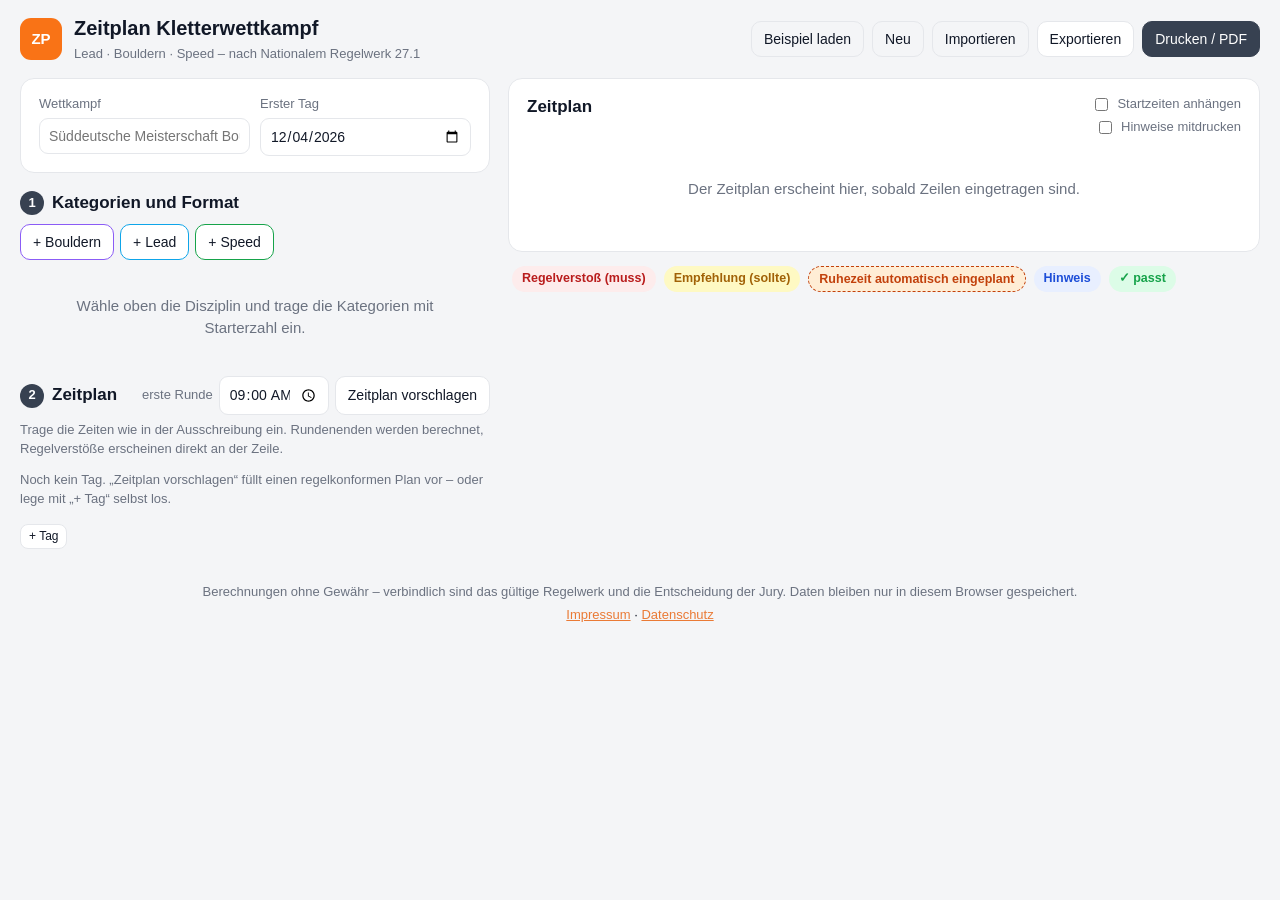
<file: index.html>
<!doctype html>
<html lang="de">
<head>
<meta charset="utf-8">
<meta http-equiv="Content-Security-Policy" content="default-src 'self'; script-src 'self'; style-src 'self' 'unsafe-inline'; img-src 'self' data:; connect-src 'self'; object-src 'none'; base-uri 'none'; form-action 'none'">
<meta name="referrer" content="no-referrer">
<meta name="viewport" content="width=device-width, initial-scale=1, viewport-fit=cover">
<meta name="theme-color" content="#f4f5f7" media="(prefers-color-scheme: light)">
<meta name="theme-color" content="#0b1120" media="(prefers-color-scheme: dark)">
<title>Zeitplan Kletterwettkampf</title>
<meta name="description" content="Zeitpläne für Kletterwettkämpfe (Lead, Bouldern, Speed) nach dem Nationalen Regelwerk Klettern erstellen und prüfen.">
<link rel="icon" href="data:image/svg+xml,<svg xmlns='http://www.w3.org/2000/svg' viewBox='0 0 100 100'><rect width='100' height='100' rx='22' fill='%23f97316'/><text x='50' y='67' font-size='46' text-anchor='middle' font-family='Arial' font-weight='700' fill='white'>ZP</text></svg>">
<link rel="stylesheet" href="css/style.css">
</head>
<body>
<header class="top">
  <div class="brand"><span class="logo">ZP</span><div><h1>Zeitplan Kletterwettkampf</h1><p class="muted">Lead · Bouldern · Speed – nach Nationalem Regelwerk 27.1</p></div></div>
  <div class="toolbar no-print">
    <button type="button" id="btnExample" class="ghost">Beispiel laden</button>
    <button type="button" id="btnNew" class="ghost">Neu</button>
    <button type="button" id="btnImport" class="ghost">Importieren</button>
    <button type="button" id="btnExport">Exportieren</button>
    <button type="button" id="btnPrint" class="primary">Drucken / PDF</button>
    <input type="file" id="fileImport" accept="application/json,.json" hidden>
  </div>
</header>

<main class="layout">
  <section class="editor no-print" aria-label="Eingabe">
    <div class="card">
      <div class="grid2">
        <label>Wettkampf<input type="text" id="compName" placeholder="Süddeutsche Meisterschaft Bouldern"></label>
        <label>Erster Tag<input type="date" id="compDate"></label>
      </div>
    </div>

    <div class="sec-head">
      <h2><span class="step">1</span> Kategorien und Format</h2>
      <div class="add-group">
        <button type="button" data-adddisc="boulder" class="tag-boulder">+ Bouldern</button>
        <button type="button" data-adddisc="lead" class="tag-lead">+ Lead</button>
        <button type="button" data-adddisc="speed" class="tag-speed">+ Speed</button>
      </div>
    </div>
    <div id="discList"></div>
    <p id="emptyDisc" class="empty muted">Wähle oben die Disziplin und trage die Kategorien mit Starterzahl ein.</p>

    <div class="sec-head">
      <h2><span class="step">2</span> Zeitplan</h2>
      <div class="add-group">
        <label class="nf inline">erste Runde<input type="time" id="suggestStart" value="09:00"></label>
        <button type="button" id="btnSuggest">Zeitplan vorschlagen</button>
      </div>
    </div>
    <p class="muted small sec-sub">Trage die Zeiten wie in der Ausschreibung ein. Rundenenden werden berechnet, Regelverstöße erscheinen direkt an der Zeile.</p>
    <div id="dayList"></div>
    <button type="button" class="mini" id="btnAddDay">+ Tag</button>
  </section>

  <section class="plan" aria-label="Zeitplan">
    <div class="card">
      <div class="plan-head">
        <h2 id="planTitle">Zeitplan</h2>
        <div class="switches no-print">
          <label class="switch"><input type="checkbox" id="showStart"> Startzeiten anhängen</label>
          <label class="switch"><input type="checkbox" id="printWarn"> Hinweise mitdrucken</label>
        </div>
      </div>
      <div id="summary" class="summary no-print-unless"></div>
      <div id="planBody"></div>
    </div>
    <div class="legend muted small no-print">
      <span class="pill err">Regelverstoß (muss)</span>
      <span class="pill should">Empfehlung (sollte)</span>
      <span class="pill auto">Ruhezeit automatisch eingeplant</span>
      <span class="pill info">Hinweis</span>
      <span class="pill ok">✓ passt</span>
    </div>
  </section>
</main>

<footer class="foot no-print">
  <p class="muted small">Berechnungen ohne Gewähr – verbindlich sind das gültige Regelwerk und die Entscheidung der Jury. Daten bleiben nur in diesem Browser gespeichert.</p>
  <p class="small"><a href="impressum.html">Impressum</a> · <a href="datenschutz.html">Datenschutz</a></p>
</footer>

<script src="js/calc.js"></script>
<script src="js/app.js"></script>
</body>
</html>
</file>
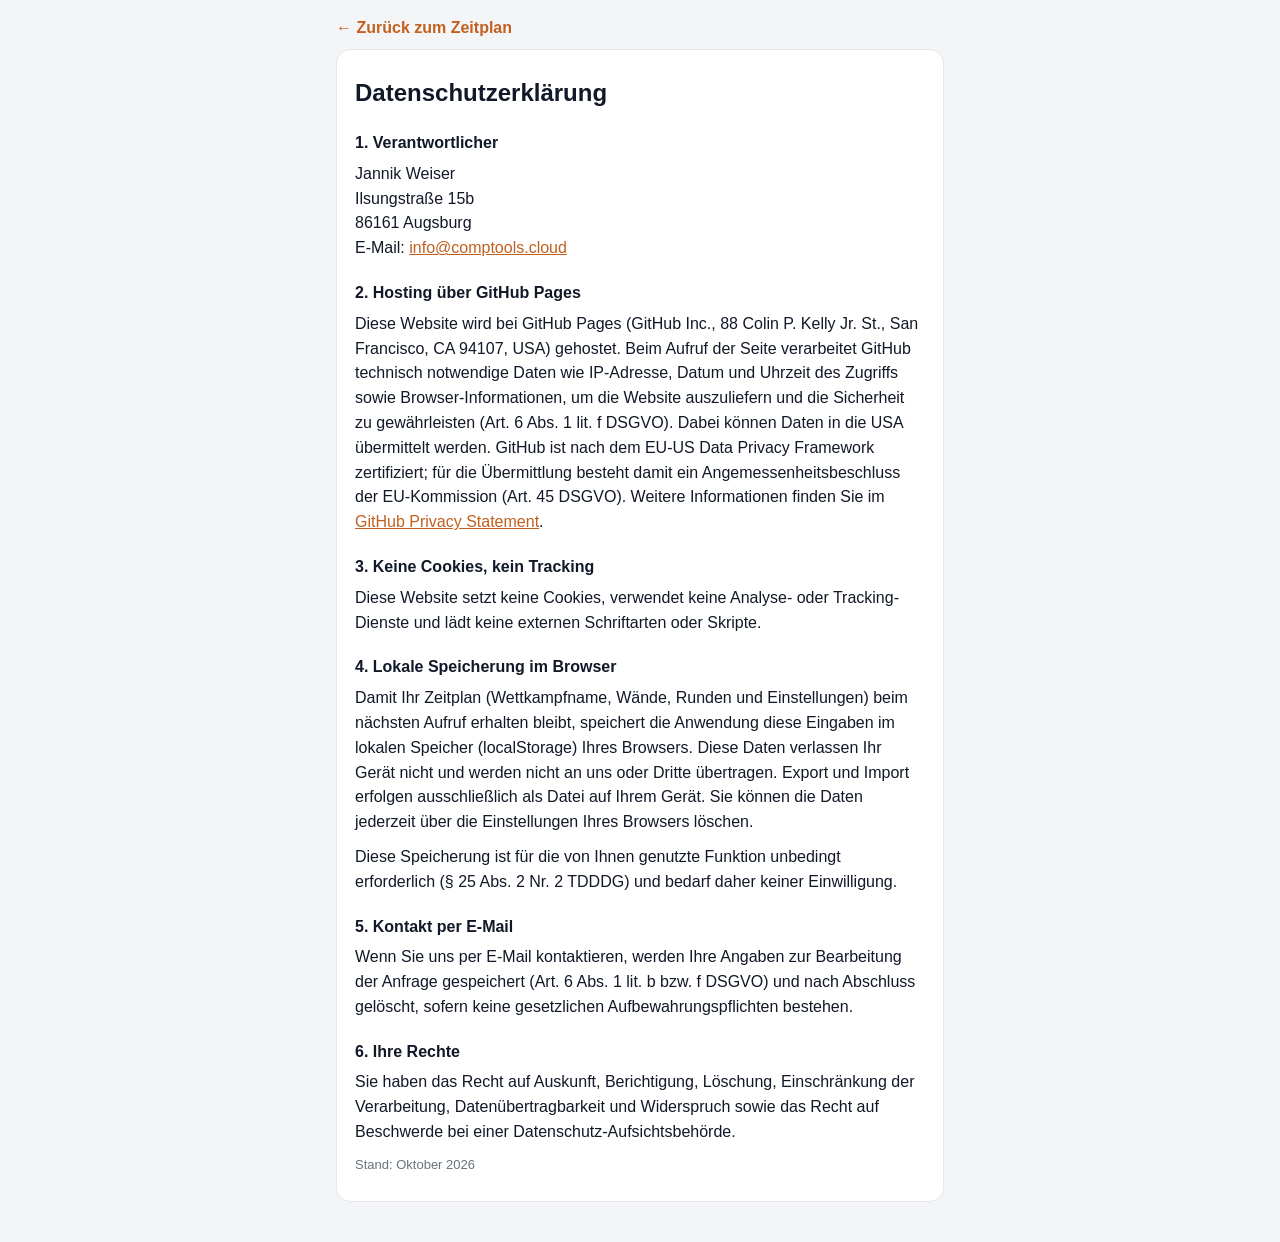
<file: datenschutz.html>
<!doctype html>
<html lang="de">
<head>
<meta charset="utf-8">
<meta http-equiv="Content-Security-Policy" content="default-src 'self'; script-src 'self'; style-src 'self' 'unsafe-inline'; img-src 'self' data:; connect-src 'self'; object-src 'none'; base-uri 'none'; form-action 'none'">
<meta name="referrer" content="no-referrer">
<meta name="viewport" content="width=device-width, initial-scale=1, viewport-fit=cover">
<meta name="robots" content="noindex">
<title>Datenschutz – Zeitplan Kletterwettkampf</title>
<link rel="icon" href="data:image/svg+xml,<svg xmlns='http://www.w3.org/2000/svg' viewBox='0 0 100 100'><rect width='100' height='100' rx='22' fill='%23f97316'/><text x='50' y='67' font-size='46' text-anchor='middle' font-family='Arial' font-weight='700' fill='white'>ZP</text></svg>">
<style>
:root{--bg:#f4f5f7;--card:#fff;--text:#111827;--muted:#6b7280;--line:#e5e7eb;--accent:#c2601f}
@media (prefers-color-scheme: dark){:root:not([data-theme="light"]){--bg:#0b1120;--card:#151c2e;--text:#e5e7eb;--muted:#9ca3af;--line:#273248}}
:root[data-theme="dark"]{--bg:#0b1120;--card:#151c2e;--text:#e5e7eb;--muted:#9ca3af;--line:#273248}
*{box-sizing:border-box}
body{margin:0;background:var(--bg);color:var(--text);font:16px/1.55 -apple-system,BlinkMacSystemFont,"Segoe UI",Roboto,Helvetica,Arial,sans-serif}
main{max-width:640px;margin:0 auto;padding:16px 16px 40px}
.card{background:var(--card);border:1px solid var(--line);border-radius:14px;padding:16px 18px}
h1{font-size:24px;margin:8px 0 16px} h2{font-size:16px;margin:20px 0 6px}
p{margin:0 0 10px} a{color:var(--accent)} .back{display:inline-block;margin-bottom:8px;font-weight:600;text-decoration:none}
.muted{color:var(--muted);font-size:13px}
</style>
</head>
<body>
<main>
<a class="back" href="./">← Zurück zum Zeitplan</a>
<div class="card">
<h1>Datenschutz&shy;erklärung</h1>
<h2>1. Verantwortlicher</h2>
<p>Jannik Weiser<br>Ilsungstraße 15b<br>86161 Augsburg<br>E-Mail: <a href="mailto:info@comptools.cloud">info@comptools.cloud</a></p>
<h2>2. Hosting über GitHub Pages</h2>
<p>Diese Website wird bei GitHub Pages (GitHub Inc., 88 Colin P. Kelly Jr. St., San Francisco, CA 94107, USA) gehostet. Beim Aufruf der Seite verarbeitet GitHub technisch notwendige Daten wie IP-Adresse, Datum und Uhrzeit des Zugriffs sowie Browser-Informationen, um die Website auszuliefern und die Sicherheit zu gewährleisten (Art. 6 Abs. 1 lit. f DSGVO). Dabei können Daten in die USA übermittelt werden. GitHub ist nach dem EU-US Data Privacy Framework zertifiziert; für die Übermittlung besteht damit ein Angemessenheitsbeschluss der EU-Kommission (Art. 45 DSGVO). Weitere Informationen finden Sie im <a href="https://docs.github.com/de/site-policy/privacy-policies/github-general-privacy-statement" rel="noopener">GitHub Privacy Statement</a>.</p>
<h2>3. Keine Cookies, kein Tracking</h2>
<p>Diese Website setzt keine Cookies, verwendet keine Analyse- oder Tracking-Dienste und lädt keine externen Schriftarten oder Skripte.</p>
<h2>4. Lokale Speicherung im Browser</h2>
<p>Damit Ihr Zeitplan (Wettkampfname, Wände, Runden und Einstellungen) beim nächsten Aufruf erhalten bleibt, speichert die Anwendung diese Eingaben im lokalen Speicher (localStorage) Ihres Browsers. Diese Daten verlassen Ihr Gerät nicht und werden nicht an uns oder Dritte übertragen. Export und Import erfolgen ausschließlich als Datei auf Ihrem Gerät. Sie können die Daten jederzeit über die Einstellungen Ihres Browsers löschen.</p>
<p>Diese Speicherung ist für die von Ihnen genutzte Funktion unbedingt erforderlich (§ 25 Abs. 2 Nr. 2 TDDDG) und bedarf daher keiner Einwilligung.</p>
<h2>5. Kontakt per E-Mail</h2>
<p>Wenn Sie uns per E-Mail kontaktieren, werden Ihre Angaben zur Bearbeitung der Anfrage gespeichert (Art. 6 Abs. 1 lit. b bzw. f DSGVO) und nach Abschluss gelöscht, sofern keine gesetzlichen Aufbewahrungspflichten bestehen.</p>
<h2>6. Ihre Rechte</h2>
<p>Sie haben das Recht auf Auskunft, Berichtigung, Löschung, Einschränkung der Verarbeitung, Datenübertragbarkeit und Widerspruch sowie das Recht auf Beschwerde bei einer Datenschutz-Aufsichtsbehörde.</p>
<p class="muted">Stand: Oktober 2026</p>
</div>
</main>
</body>
</html>
</file>
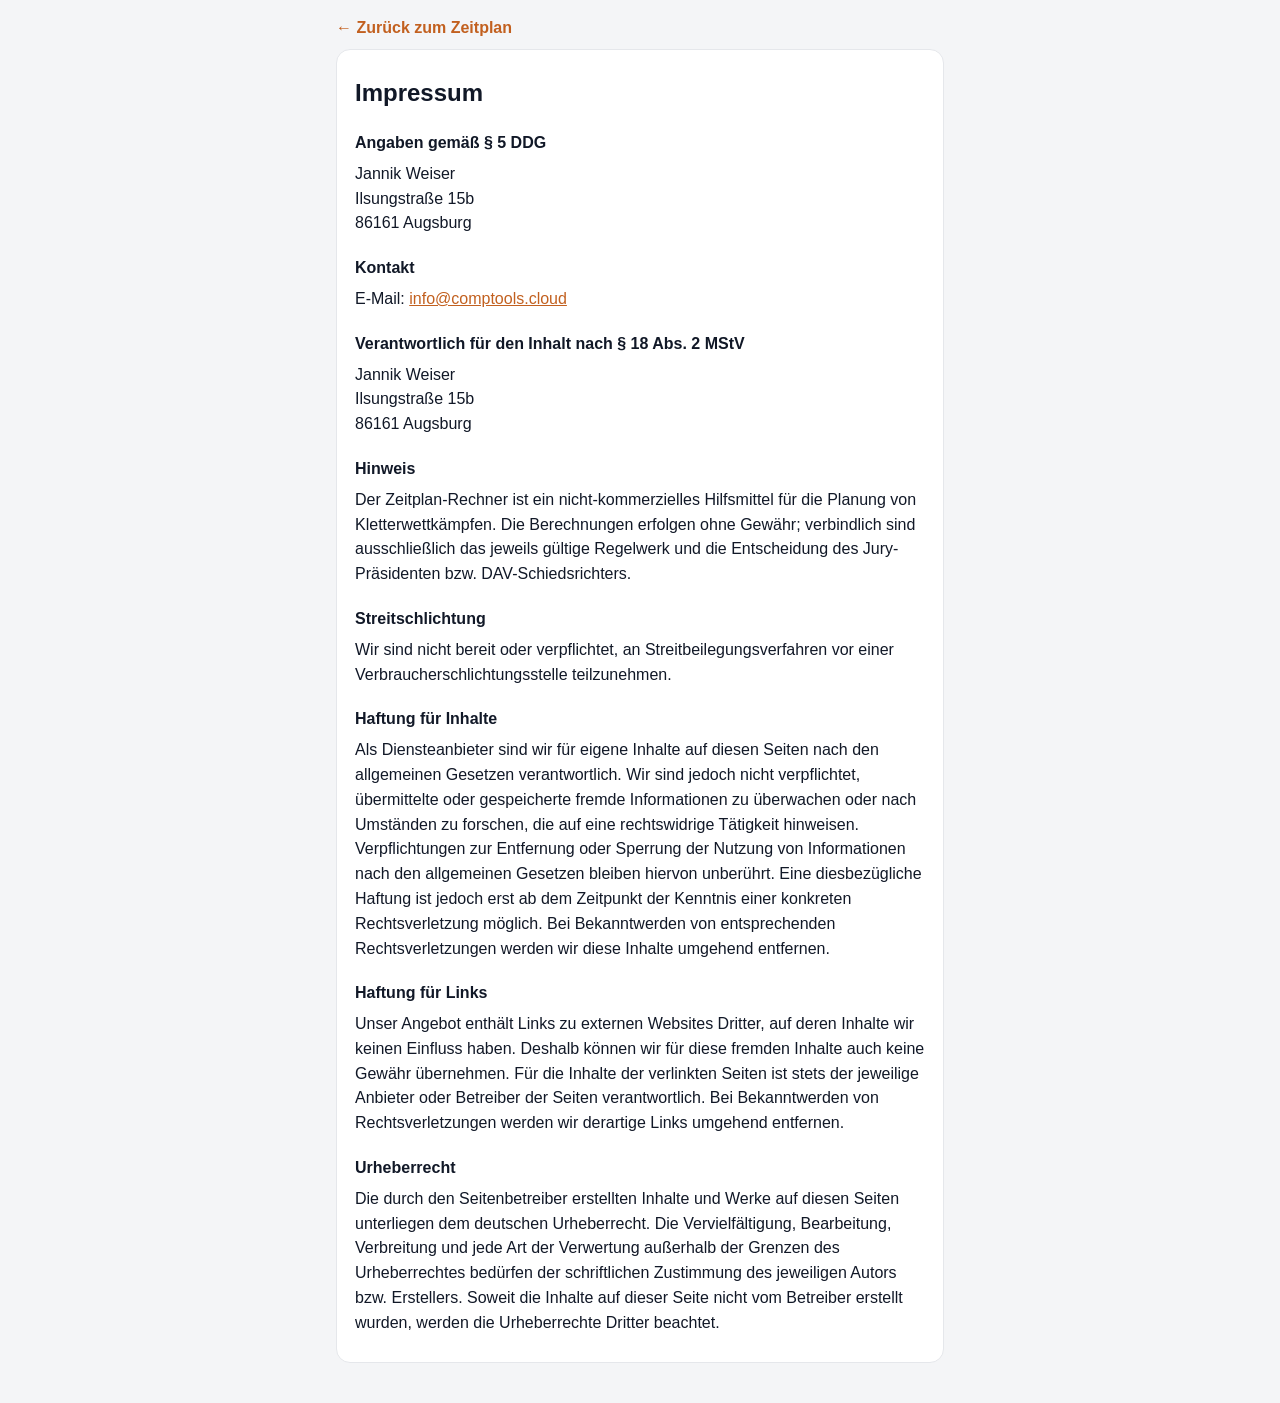
<file: impressum.html>
<!doctype html>
<html lang="de">
<head>
<meta charset="utf-8">
<meta http-equiv="Content-Security-Policy" content="default-src 'self'; script-src 'self'; style-src 'self' 'unsafe-inline'; img-src 'self' data:; connect-src 'self'; object-src 'none'; base-uri 'none'; form-action 'none'">
<meta name="referrer" content="no-referrer">
<meta name="viewport" content="width=device-width, initial-scale=1, viewport-fit=cover">
<meta name="robots" content="noindex">
<title>Impressum – Zeitplan Kletterwettkampf</title>
<link rel="icon" href="data:image/svg+xml,<svg xmlns='http://www.w3.org/2000/svg' viewBox='0 0 100 100'><rect width='100' height='100' rx='22' fill='%23f97316'/><text x='50' y='67' font-size='46' text-anchor='middle' font-family='Arial' font-weight='700' fill='white'>ZP</text></svg>">
<style>
:root{--bg:#f4f5f7;--card:#fff;--text:#111827;--muted:#6b7280;--line:#e5e7eb;--accent:#c2601f}
@media (prefers-color-scheme: dark){:root:not([data-theme="light"]){--bg:#0b1120;--card:#151c2e;--text:#e5e7eb;--muted:#9ca3af;--line:#273248}}
:root[data-theme="dark"]{--bg:#0b1120;--card:#151c2e;--text:#e5e7eb;--muted:#9ca3af;--line:#273248}
*{box-sizing:border-box}
body{margin:0;background:var(--bg);color:var(--text);font:16px/1.55 -apple-system,BlinkMacSystemFont,"Segoe UI",Roboto,Helvetica,Arial,sans-serif}
main{max-width:640px;margin:0 auto;padding:16px 16px 40px}
.card{background:var(--card);border:1px solid var(--line);border-radius:14px;padding:16px 18px}
h1{font-size:24px;margin:8px 0 16px} h2{font-size:16px;margin:20px 0 6px}
p{margin:0 0 10px} a{color:var(--accent)} .back{display:inline-block;margin-bottom:8px;font-weight:600;text-decoration:none}
.muted{color:var(--muted);font-size:13px}
</style>
</head>
<body>
<main>
<a class="back" href="./">← Zurück zum Zeitplan</a>
<div class="card">
<h1>Impressum</h1>
<h2>Angaben gemäß § 5 DDG</h2>
<p>Jannik Weiser<br>Ilsungstraße 15b<br>86161 Augsburg</p>
<h2>Kontakt</h2>
<p>E-Mail: <a href="mailto:info@comptools.cloud">info@comptools.cloud</a></p>
<h2>Verantwortlich für den Inhalt nach § 18 Abs. 2 MStV</h2>
<p>Jannik Weiser<br>Ilsungstraße 15b<br>86161 Augsburg</p>
<h2>Hinweis</h2>
<p>Der Zeitplan-Rechner ist ein nicht-kommerzielles Hilfsmittel für die Planung von Kletterwettkämpfen. Die Berechnungen erfolgen ohne Gewähr; verbindlich sind ausschließlich das jeweils gültige Regelwerk und die Entscheidung des Jury-Präsidenten bzw. DAV-Schiedsrichters.</p>
<h2>Streitschlichtung</h2>
<p>Wir sind nicht bereit oder verpflichtet, an Streitbeilegungsverfahren vor einer Verbraucherschlichtungsstelle teilzunehmen.</p>
<h2>Haftung für Inhalte</h2>
<p>Als Diensteanbieter sind wir für eigene Inhalte auf diesen Seiten nach den allgemeinen Gesetzen verantwortlich. Wir sind jedoch nicht verpflichtet, übermittelte oder gespeicherte fremde Informationen zu überwachen oder nach Umständen zu forschen, die auf eine rechtswidrige Tätigkeit hinweisen. Verpflichtungen zur Entfernung oder Sperrung der Nutzung von Informationen nach den allgemeinen Gesetzen bleiben hiervon unberührt. Eine diesbezügliche Haftung ist jedoch erst ab dem Zeitpunkt der Kenntnis einer konkreten Rechtsverletzung möglich. Bei Bekanntwerden von entsprechenden Rechtsverletzungen werden wir diese Inhalte umgehend entfernen.</p>
<h2>Haftung für Links</h2>
<p>Unser Angebot enthält Links zu externen Websites Dritter, auf deren Inhalte wir keinen Einfluss haben. Deshalb können wir für diese fremden Inhalte auch keine Gewähr übernehmen. Für die Inhalte der verlinkten Seiten ist stets der jeweilige Anbieter oder Betreiber der Seiten verantwortlich. Bei Bekanntwerden von Rechtsverletzungen werden wir derartige Links umgehend entfernen.</p>
<h2>Urheberrecht</h2>
<p>Die durch den Seitenbetreiber erstellten Inhalte und Werke auf diesen Seiten unterliegen dem deutschen Urheberrecht. Die Vervielfältigung, Bearbeitung, Verbreitung und jede Art der Verwertung außerhalb der Grenzen des Urheberrechtes bedürfen der schriftlichen Zustimmung des jeweiligen Autors bzw. Erstellers. Soweit die Inhalte auf dieser Seite nicht vom Betreiber erstellt wurden, werden die Urheberrechte Dritter beachtet.</p>
</div>
</main>
</body>
</html>
</file>
<file: css/style.css>
:root{
  --bg:#f4f5f7; --card:#ffffff; --text:#111827; --muted:#6b7280; --line:#e5e7eb; --field:#ffffff;
  --accent:#374151; --accent-ink:#ffffff; --brand:#ea7a35; --soft:#f3f4f6;
  --lead:#0ea5e9; --lead-soft:#e0f2fe; --boulder:#8b5cf6; --boulder-soft:#ede9fe; --speed:#16a34a; --speed-soft:#dcfce7;
  --err:#b91c1c; --err-soft:#fdecec; --rest:#c2410c; --rest-soft:#ffedd5; --should:#a16207; --should-soft:#fef9c3; --info:#1d4ed8; --info-soft:#e8efff;
  --radius:14px;
}
@media (prefers-color-scheme: dark){
  :root{
    --bg:#0b1120; --card:#151c2e; --text:#e5e7eb; --muted:#9ca3af; --line:#273248; --field:#0f1626;
    --accent:#e5e7eb; --accent-ink:#111827; --brand:#f08a4b; --soft:#1e2638;
    --lead-soft:#0c2a3d; --boulder-soft:#271c47; --speed-soft:#0f2e1b;
    --err:#f87171; --err-soft:#3a1414; --rest:#fb923c; --rest-soft:#3a1f0b; --should:#facc15; --should-soft:#332a07; --info:#93b4ff; --info-soft:#15203d;
  }
}
*{box-sizing:border-box}
html{-webkit-text-size-adjust:100%}
body{margin:0;background:var(--bg);color:var(--text);font:15px/1.45 -apple-system,BlinkMacSystemFont,"Segoe UI",Roboto,Helvetica,Arial,sans-serif}
h1{font-size:20px;margin:0} h2{font-size:17px;margin:0 0 10px} h3{font-size:15px;margin:0}
a{color:var(--brand)}
.muted{color:var(--muted)} .small{font-size:13px}
button{font:inherit;font-size:14px;border:1px solid var(--line);background:var(--card);color:var(--text);border-radius:10px;padding:7px 12px;cursor:pointer}
button:hover{border-color:var(--muted)}
button.primary{background:var(--accent);color:var(--accent-ink);border-color:var(--accent)}
button.ghost{background:transparent}
button.icon{padding:4px 9px}
button.mini{font-size:12px;padding:3px 8px;border-radius:8px}
input,select{font:inherit;font-size:14px;color:var(--text);background:var(--field);border:1px solid var(--line);border-radius:9px;padding:7px 9px;width:100%;min-width:0}
input[type=checkbox]{width:auto}
input:focus,select:focus,button:focus-visible{outline:2px solid var(--brand);outline-offset:1px}
label{display:flex;flex-direction:column;gap:4px;font-size:13px;color:var(--muted)}
label.check{flex-direction:row;align-items:center;gap:8px;color:var(--text)}
.top{display:flex;justify-content:space-between;align-items:center;gap:12px;flex-wrap:wrap;padding:14px 20px;max-width:1500px;margin:0 auto}
.brand{display:flex;align-items:center;gap:12px}
.brand p{margin:2px 0 0;font-size:13px}
.logo{width:42px;height:42px;border-radius:11px;background:#f97316;color:#fff;font-weight:700;display:grid;place-items:center;flex:none}
.toolbar{display:flex;gap:8px;flex-wrap:wrap}
.layout{display:grid;grid-template-columns:minmax(0,470px) minmax(0,1fr);gap:18px;padding:0 20px 20px;max-width:1500px;margin:0 auto;align-items:start}
@media (max-width:1000px){.layout{grid-template-columns:minmax(0,1fr);padding:0 16px 16px}.top{padding:14px 16px}}
.card{background:var(--card);border:1px solid var(--line);border-radius:var(--radius);padding:16px 18px;margin-bottom:14px}
.grid2{display:grid;grid-template-columns:repeat(2,minmax(0,1fr));gap:10px}
.grid3{display:grid;grid-template-columns:repeat(3,minmax(0,1fr));gap:10px}
@media (max-width:520px){.grid3{grid-template-columns:repeat(2,minmax(0,1fr))}}
.walls{margin-top:14px}
.label-row{display:flex;justify-content:space-between;align-items:baseline;font-size:13px;color:var(--muted);margin-bottom:6px}
.chips{display:flex;flex-wrap:wrap;gap:6px;margin-bottom:8px}
.chip{display:inline-flex;align-items:center;gap:4px;background:var(--soft);border-radius:999px;padding:3px 4px 3px 10px;font-size:13px}
.chip button{border:0;background:transparent;padding:0 6px;font-size:15px;line-height:1;color:var(--muted)}
.inline-form{display:flex;gap:8px}
.rounds-head{display:flex;justify-content:space-between;align-items:center;gap:8px;flex-wrap:wrap;margin:4px 0 10px}
.rounds-head h2{margin:0}
.add-group{display:flex;gap:6px;flex-wrap:wrap}
.tag-lead{border-color:var(--lead)} .tag-boulder{border-color:var(--boulder)} .tag-speed{border-color:var(--speed)}
.empty{text-align:center;padding:20px}
.round{padding:0;overflow:hidden;border-left:5px solid var(--line)}
.round.d-lead{border-left-color:var(--lead)} .round.d-boulder{border-left-color:var(--boulder)} .round.d-speed{border-left-color:var(--speed)}
.round-head{display:flex;align-items:center;gap:10px;padding:12px 14px;cursor:pointer}
.round-head .title{flex:1;min-width:0}
.round-head .title b{display:block;font-size:15px;white-space:nowrap;overflow:hidden;text-overflow:ellipsis}
.round-head .title span{font-size:13px;color:var(--muted)}
.round-head .chev{transition:transform .15s;color:var(--muted)}
.round.open .chev{transform:rotate(90deg)}
.round-body{display:none;padding:2px 14px 14px;border-top:1px solid var(--line)}
.round.open .round-body{display:block}
.frow{display:flex;flex-wrap:wrap;gap:8px 10px;align-items:flex-end;margin-top:10px}
.frow .cat-in{flex:1;min-width:160px}
.seg{display:inline-flex;border:1px solid var(--line);border-radius:10px;overflow:hidden;background:var(--field);flex-wrap:wrap}
.seg button{border:0;border-radius:0;padding:7px 11px;font-size:13.5px;background:transparent;color:var(--muted)}
.seg button+button{border-left:1px solid var(--line)}
.seg button.on{background:var(--accent);color:var(--accent-ink);font-weight:600}
.nf{width:auto;flex:0 0 auto}
.nf input[type=time]{width:110px}
.num{display:flex;align-items:center;border:1px solid var(--line);border-radius:9px;background:var(--field);overflow:hidden}
.num input{border:0;border-radius:0;width:64px;padding:7px 4px 7px 9px;background:transparent}
.num:focus-within{outline:2px solid var(--brand);outline-offset:1px}
.num input:focus{outline:none}
.num em{font-style:normal;font-size:12.5px;color:var(--muted);padding-right:9px}
.lab{display:flex;flex-direction:column;gap:4px;font-size:13px;color:var(--muted)}
.lab-inline{font-size:13px;color:var(--muted);align-self:center}
.walls-row{align-items:center}
.wchip{border-radius:999px;padding:5px 12px;font-size:13px;color:var(--muted)}
.wchip.on{background:var(--accent);color:var(--accent-ink);border-color:var(--accent)}
.hint{margin:6px 0 0;font-size:12.5px;color:var(--muted)}
details.more{margin-top:12px;border-top:1px solid var(--line);padding-top:10px}
details.more summary{cursor:pointer;font-size:13.5px;font-weight:600}
.fgrid{display:flex;flex-wrap:wrap;gap:10px;margin-top:10px}
.fgrid .nf{flex:1 1 150px}
.fgrid .num input{width:100%}
.fs{margin-top:12px}
.fs-title{font-size:12px;font-weight:600;color:var(--muted);text-transform:uppercase;letter-spacing:.04em;margin:0 0 6px}
.wallpick{display:flex;flex-wrap:wrap;gap:6px 14px}
.round-actions{display:flex;gap:8px;justify-content:flex-end;margin-top:14px}
.warns{display:flex;flex-direction:column;gap:6px;margin-top:12px}
.warn{border-radius:10px;padding:8px 10px;font-size:13px;display:flex;gap:8px;align-items:flex-start;justify-content:space-between}
.warn.error{background:var(--err-soft);color:var(--err)}
.warn.auto{background:var(--rest-soft);color:var(--rest);border:1.5px dashed var(--rest)}
.warn.rest{background:var(--rest-soft);color:var(--rest);border:1.5px solid var(--rest)}
.warn.should{background:var(--should-soft);color:var(--should)}
.warn.info{background:var(--info-soft);color:var(--info)}
.warn button{flex:none;border-color:currentColor;color:inherit;background:transparent}
.badges{display:flex;gap:4px}
.badge{font-size:11px;font-weight:700;border-radius:999px;padding:2px 7px}
.badge.auto{background:var(--rest-soft);color:var(--rest)}
.badge.error{background:var(--err-soft);color:var(--err)} .badge.rest{background:var(--rest-soft);color:var(--rest)} .badge.should{background:var(--should-soft);color:var(--should)} .badge.info{background:var(--info-soft);color:var(--info)}
details.detail{margin-top:12px}
details.detail summary{cursor:pointer;font-size:13px;color:var(--muted)}
.detail-wrap{max-height:320px;overflow:auto;margin-top:6px;border:1px solid var(--line);border-radius:10px}
table{border-collapse:collapse;width:100%}
.detail-wrap td,.detail-wrap th{font-size:12.5px;padding:4px 8px;border-bottom:1px solid var(--line);text-align:left;white-space:nowrap}
.detail-wrap th{position:sticky;top:0;background:var(--card);color:var(--muted);font-weight:600}
td.warncell{color:var(--rest);font-weight:600}
.plan-head{display:flex;justify-content:space-between;align-items:flex-start;gap:10px}
.switch{flex-direction:row;align-items:center;gap:6px;white-space:nowrap}
.switches{display:flex;flex-direction:column;gap:4px;align-items:flex-end}
.summary{display:flex;gap:8px;flex-wrap:wrap;margin:6px 0 12px}
.pill{display:inline-block;border-radius:999px;padding:3px 10px;font-size:12.5px;font-weight:600}
.pill.auto{background:var(--rest-soft);color:var(--rest);border:1.5px dashed var(--rest)}
.pill.err{background:var(--err-soft);color:var(--err)} .pill.rest{background:var(--rest-soft);color:var(--rest);border:1.5px solid var(--rest)} .pill.should{background:var(--should-soft);color:var(--should)} .pill.info{background:var(--info-soft);color:var(--info)} .pill.ok{background:var(--speed-soft);color:var(--speed)}
.legend{display:flex;gap:8px;flex-wrap:wrap;padding:0 4px}
.day-title{font-size:15px;font-weight:700;margin:16px 0 6px;padding-bottom:4px;border-bottom:2px solid var(--text)}
.day-title:first-child{margin-top:0}
.plan-table{table-layout:fixed}
.plan-table th{font-size:12px;color:var(--muted);text-align:left;font-weight:600;padding:6px 8px;border-bottom:1px solid var(--line)}
.plan-table td{font-size:14px;padding:7px 8px;border-bottom:1px solid var(--line);vertical-align:top}
.plan-table col.c-time{width:62px} .plan-table col.c-cat{width:24%} .plan-table col.c-wall{width:16%}
.plan-table tr.minor td{color:var(--muted);font-size:13px;padding-top:4px;padding-bottom:4px}
.plan-table tr.main td.ev{font-weight:600}
.plan-table td.time{font-variant-numeric:tabular-nums;font-weight:600}
.dot{display:inline-block;width:9px;height:9px;border-radius:50%;margin-right:6px;vertical-align:1px}
.dot.item{background:var(--muted)}
.item{display:grid;grid-template-columns:96px 96px minmax(0,1fr) auto;gap:6px;padding:8px 0;border-bottom:1px solid var(--line);align-items:center}
.item input[data-ik=time]{grid-column:1;grid-row:1}
.item input[data-ik=until]{grid-column:2;grid-row:1}
.item input[data-ik=title]{grid-column:3;grid-row:1;font-weight:600}
.item button{grid-column:4;grid-row:1}
.item input[data-ik=day]{grid-column:1 / 3;grid-row:2}
.item input[data-ik=note]{grid-column:3 / 5;grid-row:2}
.plan-table tr.item-row td.ev{font-weight:600}
.dot.lead{background:var(--lead)} .dot.boulder{background:var(--boulder)} .dot.speed{background:var(--speed)}
.cat small{display:block;color:var(--muted);font-size:12px}
.rowwarn{display:block;margin-top:4px;font-size:12.5px;font-weight:600;border-radius:7px;padding:3px 7px}
.rowwarn.auto{background:var(--rest-soft);color:var(--rest);border:1.5px dashed var(--rest)}
.rowwarn.error{background:var(--err-soft);color:var(--err)} .rowwarn.rest{background:var(--rest-soft);color:var(--rest);border:1.5px solid var(--rest)} .rowwarn.should{background:var(--should-soft);color:var(--should)} .rowwarn.info{background:var(--info-soft);color:var(--info)}
.jump{cursor:pointer}
.jump:hover td{background:var(--soft)}
.foot{text-align:center;padding:10px 16px 30px}
.foot p{margin:4px 0}
@media (max-width:640px){
  .plan-table col.c-wall{width:0}.plan-table .wallcol{display:none}
  .plan-table col.c-cat{width:32%}
}
@media print{
  @page{size:A4;margin:12mm}
  body{background:#fff;color:#000;font-size:12px}
  .no-print{display:none!important}
  .layout{display:block;padding:0}
  .top{padding:0 0 8px}
  .card{border:0;padding:0}
  .plan-table td{font-size:11.5px;padding:4px 6px}
  .plan-table tr{break-inside:avoid}
  .day-title{break-after:avoid}
  .rowwarn{border:1px solid #999!important;background:#fff!important;color:#000!important}
  .legend{display:none}
  body:not(.print-warn) .rowwarn, body:not(.print-warn) .summary{display:none}
}

/* Blöcke */
.nf.grow{flex:1 1 220px}
table.cats{width:100%;border-collapse:collapse;margin-top:12px;table-layout:fixed}
table.cats th{font-size:12px;color:var(--muted);font-weight:600;text-align:left;padding:0 4px 4px}
table.cats td{padding:3px 4px}
table.cats th.n,table.cats td.n{width:78px}
table.cats td:last-child,table.cats th:last-child{width:34px}
table.cats input,table.cats select{padding:6px 7px}
table.cats + .mini{margin-top:6px}
.phase-detail{border-top:1px dashed var(--line);margin-top:12px;padding-top:8px}
.phase-detail .fs-title{margin-bottom:0}

/* Zeitplan im Stil einer Ausschreibung */
.day{margin-bottom:22px}
.day .day-title{font-size:16px;margin:0 0 8px}
table.sched{width:100%;border-collapse:collapse}
table.sched td{padding:5px 8px;font-size:14.5px;border-bottom:1px solid var(--line);vertical-align:top}
table.sched td.tm{white-space:nowrap;text-align:left;width:46%;font-variant-numeric:tabular-nums}
table.sched tr.main td{font-weight:600}
.day-warns{display:flex;flex-direction:column;gap:4px;margin-top:8px}
.day .plan-table{margin-top:12px}
@media print{ table.sched td{font-size:12px;padding:3px 6px} body:not(.print-warn) .day-warns{display:none} }

/* v3: Schritte, Disziplin-Karten, Zeitplan-Zeilen */
.sec-head{display:flex;justify-content:space-between;align-items:center;gap:8px;flex-wrap:wrap;margin:18px 0 8px}
.sec-head h2{margin:0;display:flex;align-items:center;gap:8px}
.step{display:inline-grid;place-items:center;width:24px;height:24px;border-radius:50%;background:var(--accent);color:var(--accent-ink);font-size:13px}
.sec-sub{margin:-2px 0 10px}
.nf.inline{flex-direction:row;align-items:center;gap:6px}
.nf.inline input{width:110px}
.disc{border-left:5px solid var(--line)}
.disc.d-lead{border-left-color:var(--lead)} .disc.d-boulder{border-left-color:var(--boulder)} .disc.d-speed{border-left-color:var(--speed)}
.disc-head{display:flex;gap:8px;align-items:center}
.disc-head select{flex:1}
.pill.tag-boulder{background:var(--boulder-soft);color:var(--boulder)} .pill.tag-lead{background:var(--lead-soft);color:var(--lead)} .pill.tag-speed{background:var(--speed-soft);color:var(--speed)}
.fmt-sum{margin:8px 0 0;padding:0 0 0 2px;list-style:none;font-size:13px;color:var(--muted)}
.fmt-sum b{color:var(--text);font-weight:600}
.day-card{padding:12px 14px}
.day-head{display:grid;grid-template-columns:150px minmax(0,1fr) auto;gap:8px;margin-bottom:8px}
.day-head input[type=date]{font-weight:600}
.lines{display:flex;flex-direction:column}
.line{display:grid;grid-template-columns:92px 92px minmax(0,1fr) 32px;gap:6px;padding:7px 0;border-top:1px solid var(--line);align-items:center}
.line:first-child{border-top:0}
.line.k-round > input[data-lk=label]{font-weight:600}
.line-sub{grid-column:1 / -1;display:flex;flex-direction:column;gap:6px}
.line-sub:empty{display:none}
.line-sub .frow{margin-top:0}
.line-sub .warns{margin-top:0}
.line-sub .warns:empty{display:none}
.until-calc{font-size:13px;color:var(--muted);font-variant-numeric:tabular-nums;padding-left:4px}
.chips-row{display:flex;flex-wrap:wrap;gap:5px;align-items:center}
.chips-row .wchip{padding:3px 10px;font-size:12.5px}
.calc{font-size:13px;color:var(--muted)}
.calc:empty{display:none}
.okline{font-size:12.5px;color:var(--speed);padding:2px 2px}
details.starts{margin-top:0;border-top:0;padding-top:0}
details.starts summary{font-size:12.5px;font-weight:500;color:var(--muted)}
.add-lines{margin-top:10px;margin-bottom:0}
.add-lines .wchip{padding:4px 10px;font-size:12.5px}
.mark{display:inline-grid;place-items:center;width:17px;height:17px;border-radius:50%;font-size:11px;font-weight:700;margin-left:4px;vertical-align:1px}
.mark.error{background:var(--err-soft);color:var(--err)} .mark.should{background:var(--should-soft);color:var(--should)}
.flash{outline:2px solid var(--brand);border-radius:8px}
#btnAddDay{margin-top:2px}
@media (max-width:520px){
  .line{grid-template-columns:104px 104px minmax(0,1fr) 30px}
  .line input[type=time]{padding:7px 5px}
  .line > input[data-lk=label]{grid-column:1 / 4;grid-row:2}
  .line > button[data-delline]{grid-row:1;grid-column:4}
  .day-head{grid-template-columns:minmax(0,1fr) auto}
  .day-head input[data-dk=title]{grid-column:1 / -1;grid-row:2}
}
@media print{ .mark{display:none} body:not(.print-warn) .day-warns{display:none} }
/* Ort / Wand je Zeile */
.chips-row .place{flex:0 1 190px;width:190px;margin-left:auto;padding:4px 8px;font-size:13px}
.chips-row .place:only-child{margin-left:0}
.place-out{color:var(--muted);font-weight:400}
@media (max-width:520px){ .chips-row .place{flex:1 1 100%;width:100%;margin-left:0} }
</file>
